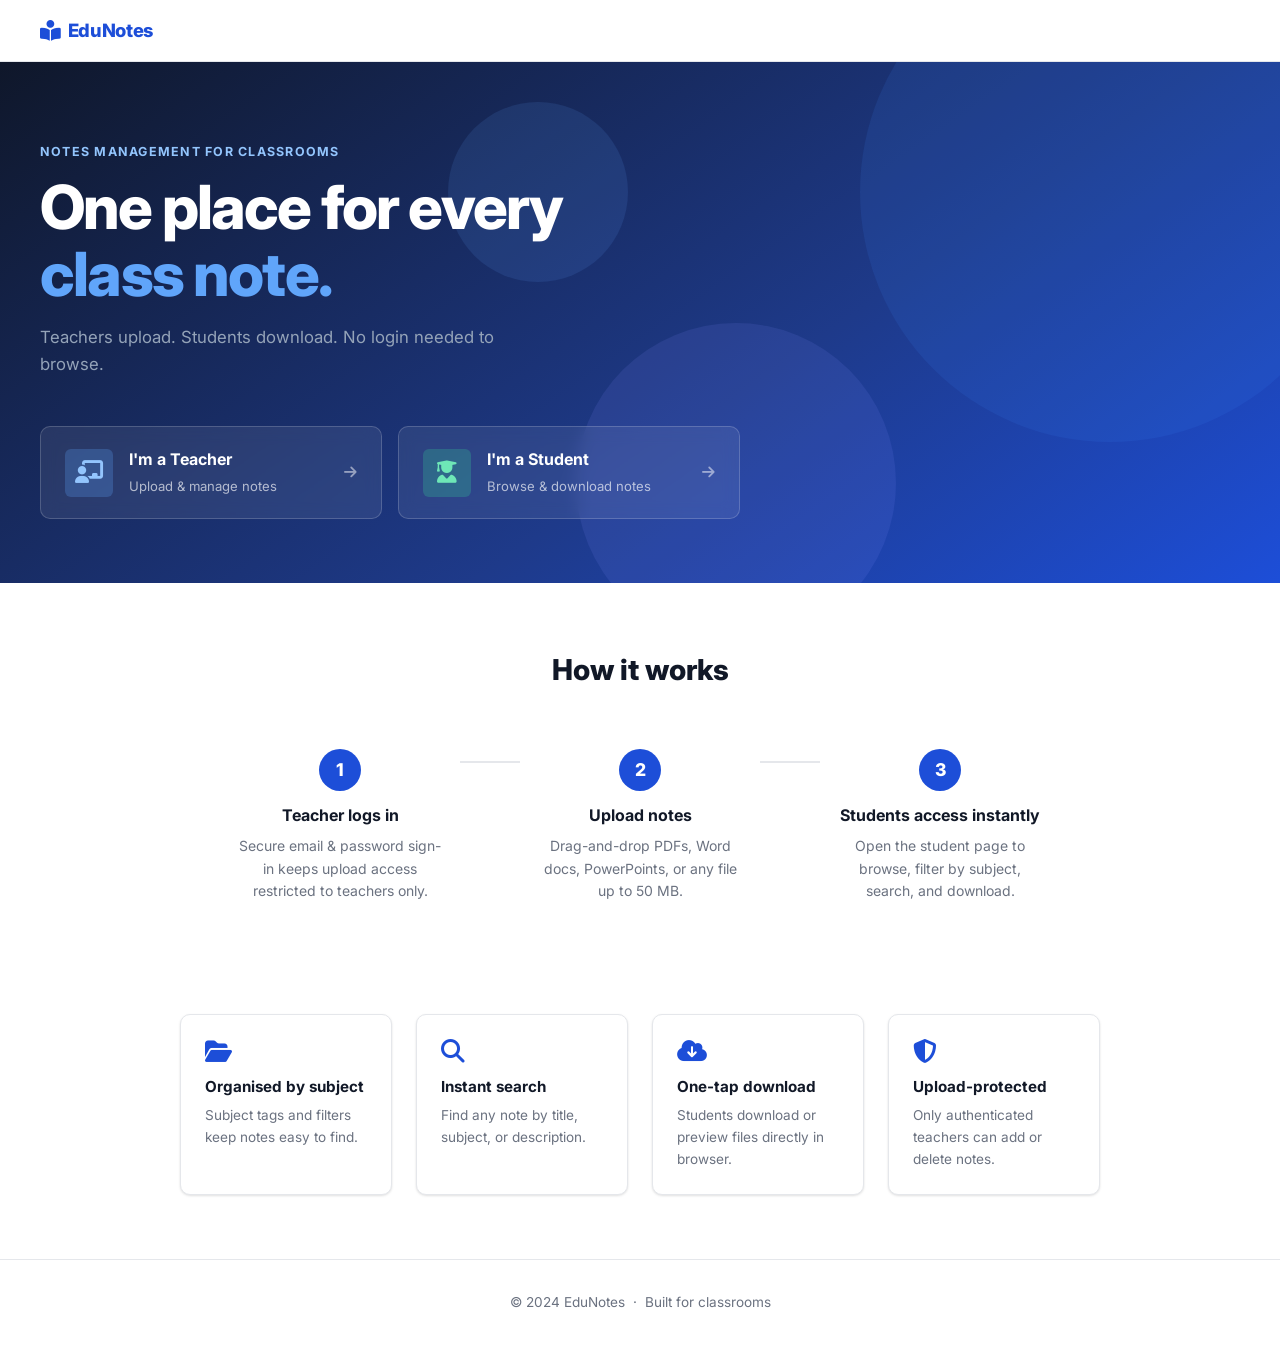
<file: index.html>
<!DOCTYPE html>
<html lang="en">
<head>
  <meta charset="UTF-8" />
  <meta name="viewport" content="width=device-width, initial-scale=1.0" />
  <title>EduNotes — Class Notes, Organised</title>
  <link rel="stylesheet" href="style.css" />
  <link href="https://fonts.googleapis.com/css2?family=Inter:wght@400;500;600;700;800&display=swap" rel="stylesheet" />
  <link rel="stylesheet" href="https://cdnjs.cloudflare.com/ajax/libs/font-awesome/6.5.0/css/all.min.css" />
</head>
<body class="landing-body">

  <!-- NAV -->
  <nav class="top-nav">
    <div class="brand"><i class="fas fa-book-open-reader"></i> EduNotes</div>
  </nav>

  <!-- HERO -->
  <header class="hero">
    <div class="hero-bg-shapes">
      <div class="shape s1"></div>
      <div class="shape s2"></div>
      <div class="shape s3"></div>
    </div>
    <div class="hero-text">
      <p class="eyebrow">Notes management for classrooms</p>
      <h1>One place for every<br><em>class note.</em></h1>
      <p class="sub">Teachers upload. Students download. No login needed to browse.</p>
    </div>
    <div class="role-picker">
      <a href="teacher.html" class="role-card rc-teacher">
        <div class="rc-icon"><i class="fas fa-chalkboard-user"></i></div>
        <div class="rc-label">
          <strong>I'm a Teacher</strong>
          <span>Upload &amp; manage notes</span>
        </div>
        <i class="fas fa-arrow-right rc-arrow"></i>
      </a>
      <a href="student.html" class="role-card rc-student">
        <div class="rc-icon"><i class="fas fa-user-graduate"></i></div>
        <div class="rc-label">
          <strong>I'm a Student</strong>
          <span>Browse &amp; download notes</span>
        </div>
        <i class="fas fa-arrow-right rc-arrow"></i>
      </a>
    </div>
  </header>

  <!-- HOW IT WORKS -->
  <section class="how">
    <h2>How it works</h2>
    <div class="steps">
      <div class="step">
        <div class="step-num">1</div>
        <h3>Teacher logs in</h3>
        <p>Secure email &amp; password sign-in keeps upload access restricted to teachers only.</p>
      </div>
      <div class="step-connector"></div>
      <div class="step">
        <div class="step-num">2</div>
        <h3>Upload notes</h3>
        <p>Drag-and-drop PDFs, Word docs, PowerPoints, or any file up to 50 MB.</p>
      </div>
      <div class="step-connector"></div>
      <div class="step">
        <div class="step-num">3</div>
        <h3>Students access instantly</h3>
        <p>Open the student page to browse, filter by subject, search, and download.</p>
      </div>
    </div>
  </section>

  <!-- FEATURES -->
  <section class="feats">
    <div class="feat"><i class="fas fa-folder-open"></i><h4>Organised by subject</h4><p>Subject tags and filters keep notes easy to find.</p></div>
    <div class="feat"><i class="fas fa-magnifying-glass"></i><h4>Instant search</h4><p>Find any note by title, subject, or description.</p></div>
    <div class="feat"><i class="fas fa-cloud-arrow-down"></i><h4>One-tap download</h4><p>Students download or preview files directly in browser.</p></div>
    <div class="feat"><i class="fas fa-shield-halved"></i><h4>Upload-protected</h4><p>Only authenticated teachers can add or delete notes.</p></div>
  </section>

  <footer class="site-footer">
    <p>© 2024 EduNotes &nbsp;·&nbsp; Built for classrooms</p>
  </footer>

</body>
</html>
</file>
<file: style.css>
/* ═══════════════════════════════════════
   EduNotes  —  Global Styles
   ═══════════════════════════════════════ */

/* Tokens */
:root {
  --blue:      #1D4ED8;
  --blue-dk:   #1E3A8A;
  --blue-lt:   #DBEAFE;
  --blue-mid:  #3B82F6;
  --green:     #059669;
  --green-lt:  #D1FAE5;
  --amber:     #D97706;
  --amber-lt:  #FEF3C7;
  --red:       #DC2626;
  --red-lt:    #FEE2E2;
  --gray-0:    #F9FAFB;
  --gray-1:    #F3F4F6;
  --gray-2:    #E5E7EB;
  --gray-3:    #D1D5DB;
  --gray-5:    #6B7280;
  --gray-7:    #374151;
  --gray-9:    #111827;
  --white:     #FFFFFF;
  --r:         10px;
  --r-sm:      6px;
  --r-lg:      16px;
  --shadow-sm: 0 1px 3px rgba(0,0,0,.08), 0 1px 2px rgba(0,0,0,.05);
  --shadow:    0 4px 12px rgba(0,0,0,.08), 0 2px 4px rgba(0,0,0,.04);
  --shadow-lg: 0 10px 30px rgba(0,0,0,.10), 0 4px 8px rgba(0,0,0,.04);
}

*, *::before, *::after { box-sizing: border-box; margin: 0; padding: 0; }

html { scroll-behavior: smooth; }

body {
  font-family: 'Inter', system-ui, -apple-system, sans-serif;
  background: var(--gray-0);
  color: var(--gray-9);
  line-height: 1.6;
  -webkit-font-smoothing: antialiased;
}

a { text-decoration: none; color: inherit; }
button, input, select, textarea { font-family: inherit; }
button { cursor: pointer; }

/* ─── UTILITY ─────────────────────────── */
.hidden { display: none !important; }
.req  { color: var(--red); }
.opt  { color: var(--gray-5); font-weight: 400; font-size: .85em; }

/* ─── TOP NAV (shared) ────────────────── */
.app-nav {
  display: flex;
  align-items: center;
  justify-content: space-between;
  padding: .85rem 2rem;
  background: var(--white);
  border-bottom: 1px solid var(--gray-2);
  position: sticky;
  top: 0;
  z-index: 200;
  box-shadow: var(--shadow-sm);
}
.brand {
  font-size: 1.15rem;
  font-weight: 800;
  color: var(--blue);
  display: flex;
  align-items: center;
  gap: .45rem;
  letter-spacing: -.02em;
}
.brand i { font-size: 1.3rem; }

.nav-right { display: flex; align-items: center; gap: 1rem; }
.nav-email { font-size: .82rem; color: var(--gray-5); max-width: 200px; overflow: hidden; text-overflow: ellipsis; white-space: nowrap; }
.nav-home-link { font-size: .875rem; font-weight: 500; color: var(--blue); display: flex; align-items: center; gap: .4rem; }
.nav-home-link:hover { text-decoration: underline; }

/* ─── BUTTONS ─────────────────────────── */
.btn-primary {
  display: inline-flex;
  align-items: center;
  justify-content: center;
  gap: .45rem;
  padding: .7rem 1.4rem;
  background: var(--blue);
  color: var(--white);
  font-size: .9rem;
  font-weight: 600;
  border: none;
  border-radius: var(--r-sm);
  transition: background .18s, transform .1s;
}
.btn-primary:hover { background: var(--blue-dk); }
.btn-primary:active { transform: scale(.97); }
.btn-primary:disabled { opacity: .55; cursor: not-allowed; }
.btn-primary.full { width: 100%; }

.btn-ghost {
  display: inline-flex;
  align-items: center;
  justify-content: center;
  padding: .7rem 1.4rem;
  background: transparent;
  color: var(--blue);
  font-size: .9rem;
  font-weight: 600;
  border: 1.5px solid var(--blue);
  border-radius: var(--r-sm);
  transition: background .18s;
}
.btn-ghost:hover { background: var(--blue-lt); }
.btn-ghost.full { width: 100%; margin-top: .6rem; }

.btn-danger-sm {
  display: inline-flex;
  align-items: center;
  gap: .35rem;
  padding: .45rem .9rem;
  background: transparent;
  color: var(--red);
  font-size: .82rem;
  font-weight: 600;
  border: 1.5px solid var(--red);
  border-radius: var(--r-sm);
  transition: background .18s, color .18s;
}
.btn-danger-sm:hover { background: var(--red); color: var(--white); }

/* ─── FORM FIELDS ─────────────────────── */
.field-group { margin-bottom: 1.1rem; }
.field-group label {
  display: block;
  font-size: .82rem;
  font-weight: 600;
  color: var(--gray-7);
  margin-bottom: .35rem;
  text-transform: uppercase;
  letter-spacing: .04em;
}
.field-wrap { position: relative; display: flex; align-items: center; }
.field-wrap i { position: absolute; left: .9rem; color: var(--gray-5); font-size: .9rem; pointer-events: none; }
.field-wrap input { padding-left: 2.5rem !important; }

input[type="text"],
input[type="email"],
input[type="password"],
input[type="search"],
select, textarea {
  width: 100%;
  padding: .65rem .9rem;
  border: 1.5px solid var(--gray-3);
  border-radius: var(--r-sm);
  font-size: .9rem;
  color: var(--gray-9);
  background: var(--white);
  outline: none;
  transition: border-color .18s, box-shadow .18s;
}
input:focus, select:focus, textarea:focus {
  border-color: var(--blue-mid);
  box-shadow: 0 0 0 3px rgba(59,130,246,.12);
}
textarea { resize: vertical; }
select { appearance: none; background-image: url("data:image/svg+xml,%3Csvg xmlns='http://www.w3.org/2000/svg' width='12' height='12' viewBox='0 0 24 24' fill='none' stroke='%236B7280' stroke-width='2'%3E%3Cpath d='M6 9l6 6 6-6'/%3E%3C/svg%3E"); background-repeat: no-repeat; background-position: right .8rem center; padding-right: 2rem; }

/* ─── LANDING PAGE ────────────────────── */
.landing-body { background: var(--white); }

.top-nav {
  display: flex;
  align-items: center;
  padding: 1rem 2.5rem;
  border-bottom: 1px solid var(--gray-2);
  background: var(--white);
  position: sticky;
  top: 0;
  z-index: 100;
}

/* Hero */
.hero {
  position: relative;
  overflow: hidden;
  background: linear-gradient(145deg, #0F172A 0%, #1E3A8A 60%, #1D4ED8 100%);
  padding: 5rem 2.5rem 4rem;
  text-align: left;
}
.hero-bg-shapes { position: absolute; inset: 0; pointer-events: none; }
.shape {
  position: absolute;
  border-radius: 50%;
  opacity: .12;
}
.s1 { width: 500px; height: 500px; background: var(--blue-mid); top: -120px; right: -80px; }
.s2 { width: 320px; height: 320px; background: #818CF8; bottom: -60px; right: 30%; }
.s3 { width: 180px; height: 180px; background: #60A5FA; top: 40px; left: 35%; }

.hero-text {
  position: relative;
  max-width: 680px;
  margin-bottom: 3rem;
}
.eyebrow {
  font-size: .78rem;
  font-weight: 700;
  letter-spacing: .1em;
  text-transform: uppercase;
  color: #93C5FD;
  margin-bottom: .75rem;
}
.hero h1 {
  font-size: clamp(2.4rem, 5vw, 3.8rem);
  font-weight: 800;
  color: var(--white);
  line-height: 1.1;
  letter-spacing: -.03em;
  margin-bottom: 1rem;
}
.hero h1 em { font-style: normal; color: #60A5FA; }
.hero .sub { font-size: 1.05rem; color: #94A3B8; max-width: 460px; }

.role-picker {
  position: relative;
  display: flex;
  gap: 1rem;
  flex-wrap: wrap;
  max-width: 700px;
}
.role-card {
  display: flex;
  align-items: center;
  gap: 1rem;
  padding: 1.25rem 1.5rem;
  background: rgba(255,255,255,.08);
  border: 1.5px solid rgba(255,255,255,.18);
  backdrop-filter: blur(8px);
  border-radius: var(--r);
  min-width: 280px;
  flex: 1;
  transition: background .2s, transform .18s, border-color .2s;
  color: var(--white);
}
.role-card:hover {
  background: rgba(255,255,255,.16);
  border-color: rgba(255,255,255,.35);
  transform: translateY(-3px);
}
.rc-icon {
  width: 48px; height: 48px;
  border-radius: var(--r-sm);
  display: flex; align-items: center; justify-content: center;
  font-size: 1.4rem;
  flex-shrink: 0;
}
.rc-teacher .rc-icon { background: rgba(96,165,250,.25); color: #93C5FD; }
.rc-student .rc-icon { background: rgba(52,211,153,.25); color: #6EE7B7; }

.rc-label { flex: 1; }
.rc-label strong { display: block; font-size: 1rem; font-weight: 700; }
.rc-label span { font-size: .82rem; color: rgba(255,255,255,.65); }
.rc-arrow { color: rgba(255,255,255,.5); font-size: .9rem; }

/* How section */
.how {
  padding: 4rem 2.5rem;
  max-width: 960px;
  margin: 0 auto;
  text-align: center;
}
.how h2 { font-size: 1.8rem; font-weight: 800; color: var(--gray-9); margin-bottom: 2.5rem; }
.steps { display: flex; align-items: flex-start; justify-content: center; gap: 0; flex-wrap: wrap; }
.step { flex: 1; min-width: 180px; max-width: 240px; padding: 1rem; }
.step-num {
  width: 42px; height: 42px;
  border-radius: 50%;
  background: var(--blue);
  color: var(--white);
  font-size: 1.1rem;
  font-weight: 800;
  display: inline-flex; align-items: center; justify-content: center;
  margin-bottom: .75rem;
}
.step h3 { font-size: 1rem; font-weight: 700; margin-bottom: .4rem; }
.step p { font-size: .875rem; color: var(--gray-5); }
.step-connector {
  flex-shrink: 0;
  width: 60px;
  height: 2px;
  background: var(--gray-2);
  margin-top: 1.75rem;
}

/* Features */
.feats {
  display: grid;
  grid-template-columns: repeat(auto-fit, minmax(200px, 1fr));
  gap: 1.5rem;
  padding: 2rem 2.5rem 4rem;
  max-width: 1000px;
  margin: 0 auto;
}
.feat {
  padding: 1.5rem;
  background: var(--white);
  border: 1px solid var(--gray-2);
  border-radius: var(--r);
  box-shadow: var(--shadow-sm);
}
.feat i { font-size: 1.5rem; color: var(--blue); margin-bottom: .75rem; display: block; }
.feat h4 { font-size: .95rem; font-weight: 700; margin-bottom: .35rem; }
.feat p { font-size: .85rem; color: var(--gray-5); }

.site-footer { text-align: center; padding: 2rem; color: var(--gray-5); font-size: .85rem; border-top: 1px solid var(--gray-2); }

/* ─── AUTH BOX ────────────────────────── */
.fullscreen-center {
  min-height: 100vh;
  display: flex;
  align-items: center;
  justify-content: center;
  padding: 2rem;
}
.login-bg { background: linear-gradient(145deg, #0F172A 0%, #1E3A8A 60%, #1D4ED8 100%); }

.auth-box {
  background: var(--white);
  border-radius: var(--r-lg);
  padding: 2.25rem 2.5rem;
  width: 100%;
  max-width: 420px;
  box-shadow: var(--shadow-lg);
}
.auth-brand {
  font-size: 1.2rem;
  font-weight: 800;
  color: var(--blue);
  display: flex;
  align-items: center;
  gap: .4rem;
  margin-bottom: 1.5rem;
}
.auth-box h2 { font-size: 1.5rem; font-weight: 800; color: var(--gray-9); margin-bottom: .25rem; }
.auth-sub { font-size: .875rem; color: var(--gray-5); margin-bottom: 1.75rem; }
.auth-error { color: var(--red); font-size: .82rem; min-height: 1.2rem; margin: .5rem 0; }
.back-link { display: block; text-align: center; margin-top: 1.25rem; font-size: .82rem; color: var(--gray-5); }
.back-link:hover { color: var(--blue); }

/* ─── DASHBOARD ───────────────────────── */
.dash-main { max-width: 1400px; margin: 0 auto; padding: 2rem; }
.dash-header { margin-bottom: 1.75rem; }
.dash-header h1 { font-size: 1.75rem; font-weight: 800; letter-spacing: -.02em; }
.dash-header p { color: var(--gray-5); margin-top: .2rem; }

.dash-grid {
  display: grid;
  grid-template-columns: 400px 1fr;
  gap: 1.75rem;
  align-items: start;
}
@media (max-width: 900px) { .dash-grid { grid-template-columns: 1fr; } }

/* Panels */
.panel {
  background: var(--white);
  border: 1px solid var(--gray-2);
  border-radius: var(--r-lg);
  padding: 1.5rem;
  box-shadow: var(--shadow-sm);
}
.panel-title {
  font-size: 1rem;
  font-weight: 700;
  color: var(--gray-9);
  display: flex;
  align-items: center;
  gap: .5rem;
  margin-bottom: 1.25rem;
}
.panel-title i { color: var(--blue); }

/* Drop zone */
.drop-zone {
  border: 2px dashed var(--gray-3);
  border-radius: var(--r);
  padding: 2rem 1.5rem;
  text-align: center;
  cursor: pointer;
  transition: border-color .18s, background .18s;
}
.drop-zone:hover, .drop-zone.dz-active {
  border-color: var(--blue);
  background: var(--blue-lt);
}
.drop-zone i { font-size: 2.2rem; color: var(--gray-3); display: block; margin-bottom: .75rem; transition: color .18s; }
.drop-zone:hover i { color: var(--blue); }
.drop-zone p { font-size: .875rem; color: var(--gray-5); }
.dz-click { color: var(--blue); font-weight: 600; }
.dz-hint { font-size: .78rem; color: var(--gray-3); margin-top: .25rem; }

/* File chip */
.file-chip {
  display: flex;
  align-items: center;
  gap: .75rem;
  background: var(--gray-0);
  border: 1.5px solid var(--gray-2);
  border-radius: var(--r-sm);
  padding: .7rem 1rem;
  margin-top: .5rem;
}
.file-chip i { font-size: 1.5rem; color: var(--blue); flex-shrink: 0; }
.file-chip > div { flex: 1; overflow: hidden; font-size: .85rem; white-space: nowrap; overflow: hidden; text-overflow: ellipsis; }
.file-chip small { color: var(--gray-5); font-size: .75rem; }
.file-chip button { background: none; border: none; color: var(--gray-5); padding: .25rem; line-height: 1; }
.file-chip button:hover { color: var(--red); }

/* Progress */
.progress-wrap { display: flex; align-items: center; gap: .75rem; margin: .75rem 0; }
.progress-track { flex: 1; height: 7px; background: var(--gray-2); border-radius: 99px; overflow: hidden; }
.progress-bar { height: 100%; width: 0%; background: var(--blue); border-radius: 99px; transition: width .2s; }
#progress-pct { font-size: .8rem; font-weight: 700; color: var(--blue); min-width: 34px; }

/* List panel */
.list-header { margin-bottom: 1rem; }
.list-header .panel-title { margin-bottom: .75rem; }

.badge {
  background: var(--blue);
  color: var(--white);
  font-size: .72rem;
  font-weight: 700;
  padding: .1rem .55rem;
  border-radius: 99px;
  margin-left: .25rem;
}

.search-wrap {
  position: relative;
  display: flex;
  align-items: center;
}
.search-wrap i { position: absolute; left: .8rem; color: var(--gray-5); font-size: .85rem; pointer-events: none; }
.search-wrap input { padding-left: 2.3rem; }
.search-wrap.big { width: 100%; }
.search-wrap.big input { padding: .8rem .9rem .8rem 2.5rem; font-size: 1rem; border-radius: var(--r); }
.search-wrap.big i { font-size: 1rem; }

.note-list {
  display: flex;
  flex-direction: column;
  gap: .65rem;
  max-height: 560px;
  overflow-y: auto;
  padding-right: 2px;
}

/* Note row (teacher list) */
.note-row {
  display: flex;
  align-items: center;
  gap: .9rem;
  padding: .85rem .9rem;
  border: 1px solid var(--gray-2);
  border-radius: var(--r);
  background: var(--white);
  transition: border-color .15s, box-shadow .15s;
}
.note-row:hover { border-color: var(--blue-mid); box-shadow: var(--shadow-sm); }

.note-icon-sq {
  width: 40px; height: 40px;
  border-radius: var(--r-sm);
  background: var(--blue-lt);
  color: var(--blue);
  display: flex; align-items: center; justify-content: center;
  font-size: 1.1rem;
  flex-shrink: 0;
}
.note-row-body { flex: 1; min-width: 0; }
.note-row-title { font-size: .875rem; font-weight: 600; white-space: nowrap; overflow: hidden; text-overflow: ellipsis; }
.note-row-meta { display: flex; flex-wrap: wrap; gap: .45rem; margin-top: .25rem; }
.tag {
  font-size: .72rem; font-weight: 600;
  padding: .15rem .55rem;
  border-radius: 99px;
  background: var(--blue-lt);
  color: var(--blue);
}
.note-row-meta span { font-size: .72rem; color: var(--gray-5); display: flex; align-items: center; gap: .25rem; }
.note-row-actions { display: flex; gap: .4rem; flex-shrink: 0; }

.icon-btn {
  width: 32px; height: 32px;
  border: none;
  border-radius: var(--r-sm);
  display: flex; align-items: center; justify-content: center;
  font-size: .8rem;
  transition: background .15s;
}
.icon-btn.view { background: var(--blue-lt); color: var(--blue); }
.icon-btn.view:hover { background: var(--blue); color: var(--white); }
.icon-btn.del { background: var(--red-lt); color: var(--red); }
.icon-btn.del:hover { background: var(--red); color: var(--white); }

/* ─── STUDENT PAGE ────────────────────── */
.student-main { max-width: 1260px; margin: 0 auto; padding: 2rem; }

.library-header { margin-bottom: 1.75rem; }
.library-header h1 { font-size: 1.75rem; font-weight: 800; letter-spacing: -.02em; }
.library-header p { color: var(--gray-5); margin-top: .2rem; }

.lib-search-row { margin-bottom: 1rem; }

.subject-pills { display: flex; flex-wrap: wrap; gap: .45rem; margin-bottom: 1.25rem; }
.pill {
  padding: .35rem .9rem;
  border-radius: 99px;
  border: 1.5px solid var(--gray-2);
  background: var(--white);
  font-size: .8rem;
  font-weight: 600;
  color: var(--gray-7);
  transition: all .15s;
}
.pill:hover, .pill.active {
  background: var(--blue);
  border-color: var(--blue);
  color: var(--white);
}

.lib-stats {
  display: flex;
  gap: 1.5rem;
  margin-bottom: 1.5rem;
  font-size: .85rem;
  color: var(--gray-5);
}
.lib-stats i { color: var(--blue); margin-right: .25rem; }
.lib-stats strong { color: var(--gray-9); }

/* Notes grid */
.student-grid {
  display: grid;
  grid-template-columns: repeat(auto-fill, minmax(290px, 1fr));
  gap: 1.25rem;
}

.note-card {
  background: var(--white);
  border: 1px solid var(--gray-2);
  border-radius: var(--r-lg);
  overflow: hidden;
  box-shadow: var(--shadow-sm);
  display: flex;
  flex-direction: column;
  transition: transform .18s, box-shadow .18s;
}
.note-card:hover { transform: translateY(-3px); box-shadow: var(--shadow); }

.note-card-stripe {
  height: 5px;
}

.note-card-body {
  padding: 1.1rem 1.25rem;
  flex: 1;
}
.note-card-subj {
  font-size: .72rem;
  font-weight: 700;
  letter-spacing: .06em;
  text-transform: uppercase;
  color: var(--blue);
  margin-bottom: .4rem;
  display: flex;
  align-items: center;
  gap: .35rem;
}
.note-card h3 { font-size: .95rem; font-weight: 700; line-height: 1.35; margin-bottom: .5rem; }
.note-card-desc { font-size: .82rem; color: var(--gray-5); display: -webkit-box; -webkit-line-clamp: 2; -webkit-box-orient: vertical; overflow: hidden; margin-bottom: .65rem; }
.no-desc { color: var(--gray-3) !important; font-style: italic; }

.note-card-footer-meta {
  display: flex;
  gap: .75rem;
  font-size: .75rem;
  color: var(--gray-5);
  flex-wrap: wrap;
}
.note-card-footer-meta span { display: flex; align-items: center; gap: .25rem; }

.note-card-actions {
  display: grid;
  grid-template-columns: 1fr 1fr;
  border-top: 1px solid var(--gray-2);
}
.nca-btn {
  display: flex;
  align-items: center;
  justify-content: center;
  gap: .4rem;
  padding: .75rem;
  font-size: .8rem;
  font-weight: 600;
  border: none;
  background: transparent;
  transition: background .15s;
}
.nca-btn.view { color: var(--blue); border-right: 1px solid var(--gray-2); }
.nca-btn.view:hover { background: var(--blue-lt); }
.nca-btn.dl { color: var(--green); }
.nca-btn.dl:hover { background: var(--green-lt); }

/* ─── STATES ──────────────────────────── */
.state-loading, .state-empty, .state-error {
  display: flex;
  flex-direction: column;
  align-items: center;
  justify-content: center;
  padding: 3rem 1rem;
  gap: .6rem;
  color: var(--gray-5);
  text-align: center;
}
.state-loading i { color: var(--blue); font-size: 1.75rem; }
.state-empty i { font-size: 2.5rem; color: var(--gray-3); }
.state-empty strong { font-size: 1rem; color: var(--gray-7); }
.state-error i { font-size: 2rem; color: var(--red); }
.state-error span { font-size: .85rem; color: var(--red); }
.full-span { grid-column: 1 / -1; }

/* ─── TOAST ───────────────────────────── */
.toast {
  position: fixed;
  bottom: 1.5rem;
  right: 1.5rem;
  padding: .8rem 1.2rem;
  border-radius: var(--r);
  font-size: .875rem;
  font-weight: 500;
  color: var(--white);
  z-index: 9999;
  box-shadow: var(--shadow-lg);
  max-width: 340px;
  animation: toast-in .25s ease;
}
@keyframes toast-in { from { opacity: 0; transform: translateY(12px); } to { opacity: 1; transform: none; } }
.toast.ok   { background: var(--green); }
.toast.err  { background: var(--red); }
.toast.info { background: var(--blue); }

/* ─── SCROLLBAR ───────────────────────── */
::-webkit-scrollbar { width: 5px; }
::-webkit-scrollbar-track { background: transparent; }
::-webkit-scrollbar-thumb { background: var(--gray-3); border-radius: 99px; }

/* ─── RESPONSIVE ──────────────────────── */
@media (max-width: 640px) {
  .dash-main, .student-main { padding: 1rem; }
  .hero { padding: 3.5rem 1.25rem 3rem; }
  .role-picker { flex-direction: column; }
  .role-card { min-width: unset; }
  .steps { flex-direction: column; align-items: center; }
  .step-connector { width: 2px; height: 32px; margin: 0; }
  .toast { right: 1rem; left: 1rem; max-width: unset; }
  .nav-email { display: none; }
  .app-nav { padding: .75rem 1rem; }
}
</file>
